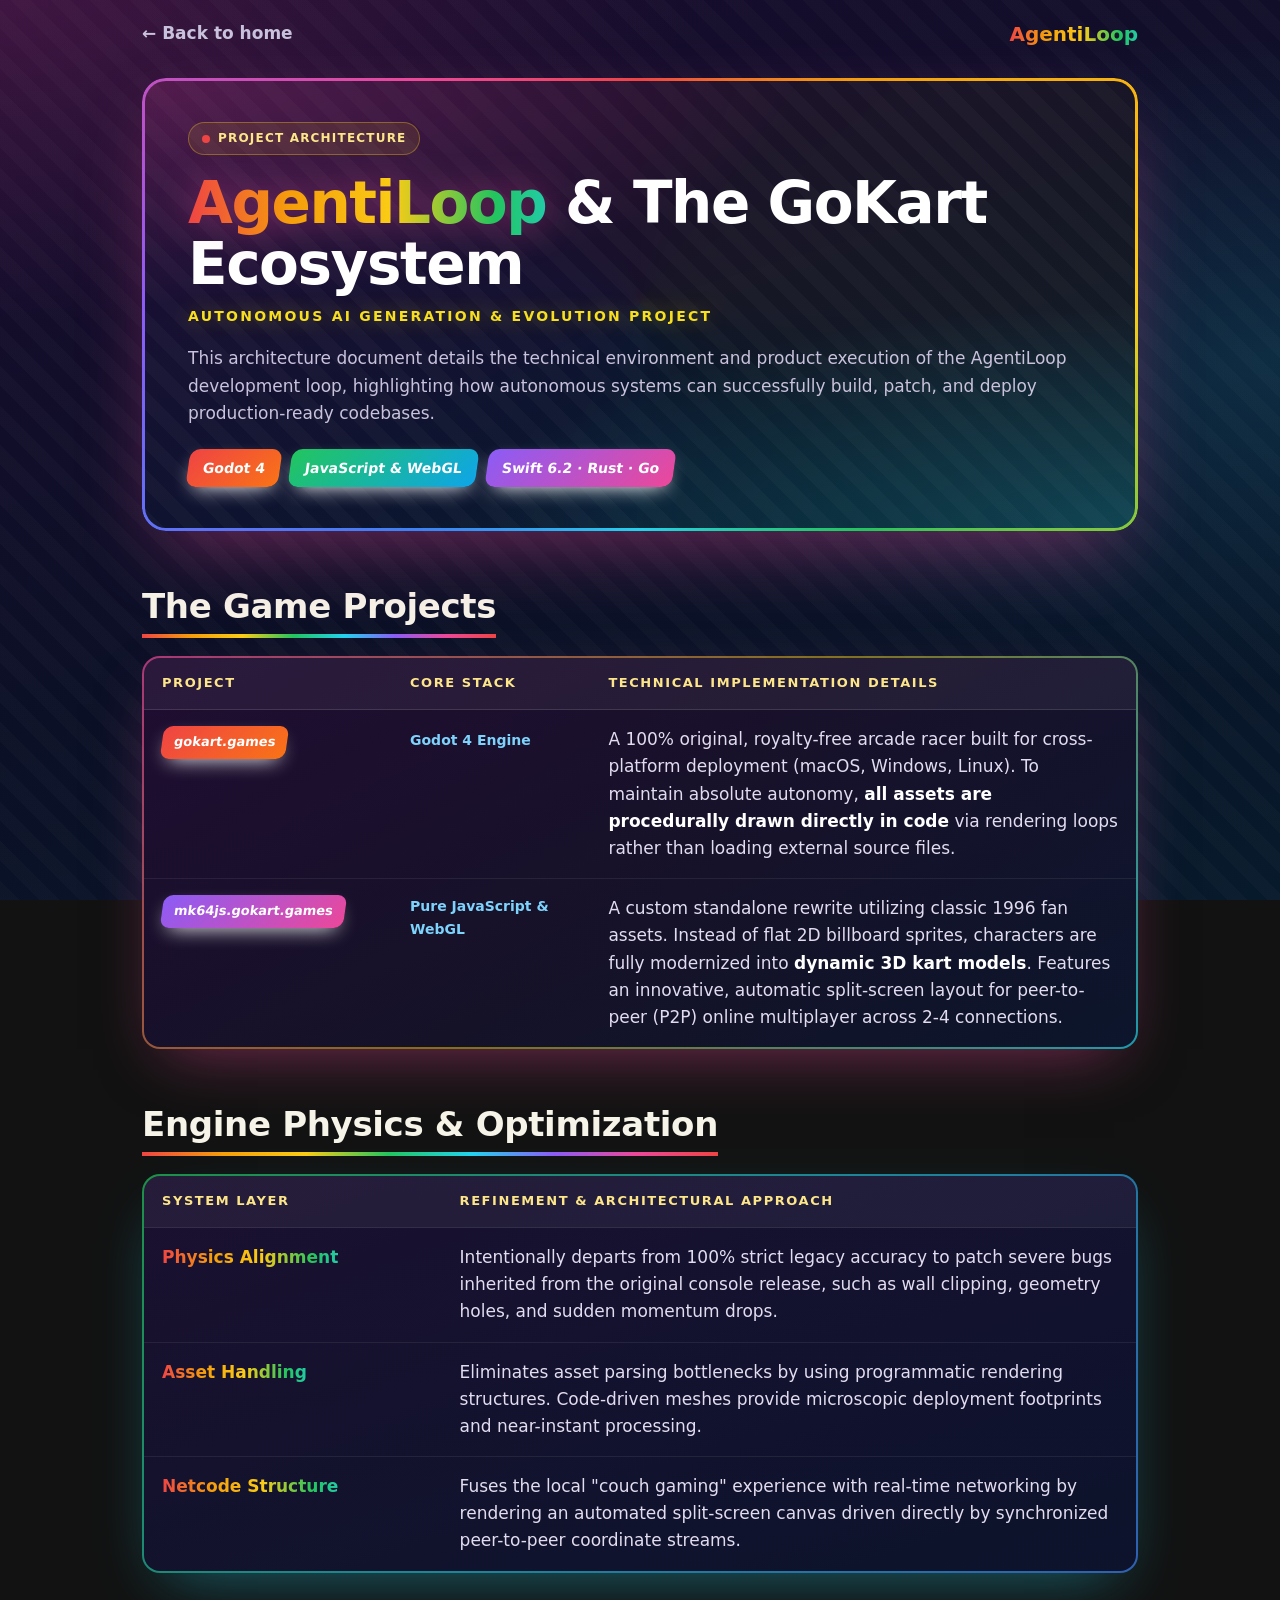
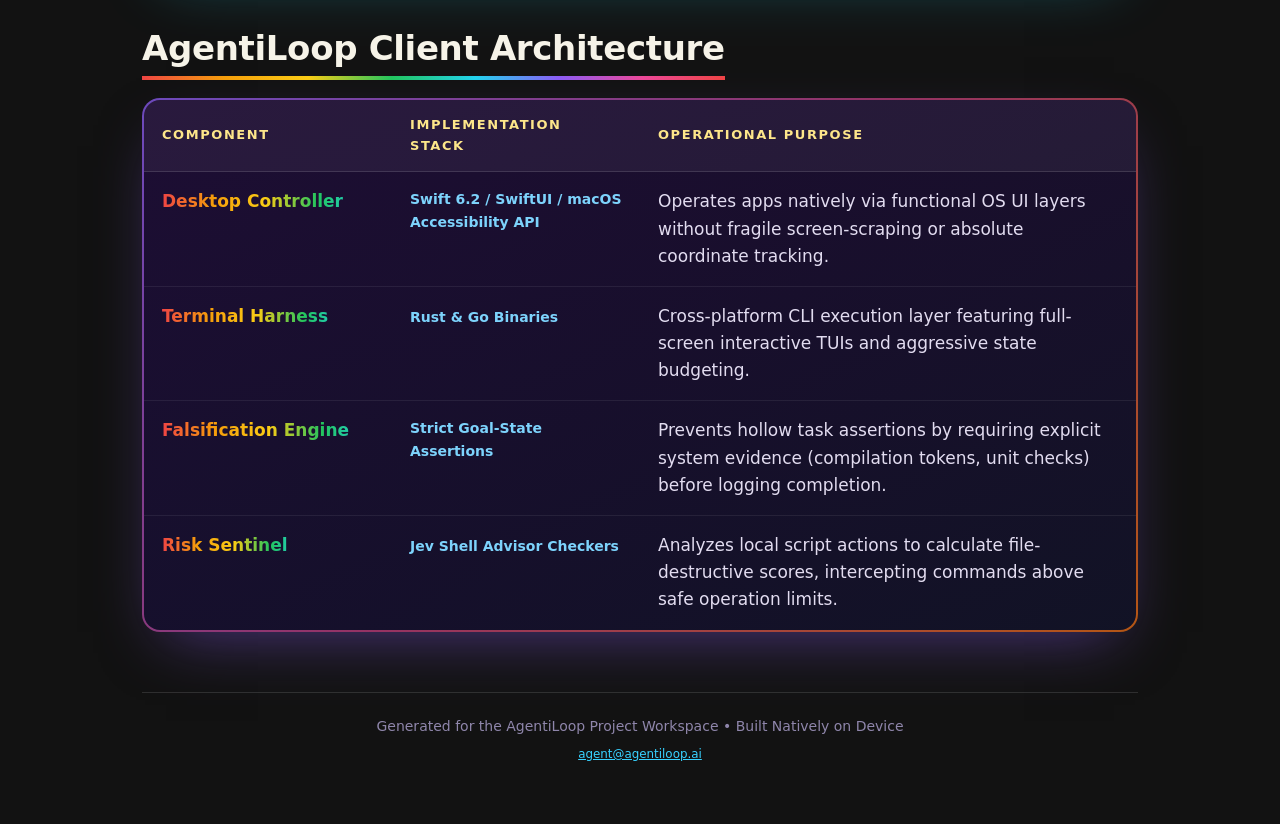
<file: website/public/architecture.html>
<!DOCTYPE html>
<html lang="en">
<head>
<meta charset="UTF-8">
<meta name="viewport" content="width=device-width, initial-scale=1">
<meta name="color-scheme" content="dark">
<title>AgentiLoop &amp; The GoKart Ecosystem: Project Architecture</title>
<meta name="description" content="How the AgentiLoop development loop built GoKart (Godot 4) and MarioKart64JS (JavaScript &amp; WebGL): the game projects, engine physics and the AgentiLoop client architecture.">
<meta name="author" content="AgentiLoop">
<meta name="robots" content="index, follow">
<meta name="theme-color" content="#1a0b2e">
<meta property="og:title" content="AgentiLoop &amp; The GoKart Ecosystem">
<meta property="og:description" content="Autonomous AI generation &amp; evolution project: GoKart, MarioKart64JS and the AgentiLoop client architecture.">
<meta property="og:type" content="article">
<meta property="og:url" content="https://gokart.games/architecture">
<link rel="icon" type="image/svg+xml" href="/favicon.svg">
<link rel="canonical" href="https://gokart.games/architecture">
<style>
:root{--ink:#f6f3e8;--mut:#c9c2dc;--line:rgba(255,255,255,.12);--rb:linear-gradient(90deg,#ef4444,#f59e0b,#facc15,#22c55e,#22d3ee,#8b5cf6,#ec4899,#ef4444)}
*{box-sizing:border-box}
body{margin:0;color:var(--ink);font:17px/1.6 ui-rounded,"SF Pro Rounded",system-ui,-apple-system,"Segoe UI",Roboto,sans-serif;background:radial-gradient(90% 60% at 0% 0%,rgba(236,72,153,.18),transparent 60%),radial-gradient(90% 60% at 100% 40%,rgba(34,211,238,.14),transparent 60%),repeating-linear-gradient(45deg,rgba(255,255,255,.018) 0 14px,transparent 14px 28px),linear-gradient(160deg,#1a0b2e,#0b1026 55%,#071a2b);background-attachment:fixed;min-height:100vh}
a{color:#38d2ff}
.top{display:flex;justify-content:space-between;align-items:center;gap:12px;max-width:1040px;margin:0 auto;padding:18px 22px}
.back{color:var(--mut);text-decoration:none;font-weight:700}
.back:hover{color:#fff}
.brand{font-weight:900;font-size:20px;background:var(--rb);background-size:200% auto;-webkit-background-clip:text;background-clip:text;color:transparent;animation:shine 4s linear infinite;text-decoration:none}
.wrap{max-width:1040px;margin:0 auto;padding:10px 22px 60px}
@property --ang{syntax:"<angle>";initial-value:0deg;inherits:false}
.card{position:relative;padding:44px 46px;border-radius:24px;overflow:hidden;isolation:isolate;box-shadow:0 30px 80px -20px rgba(236,72,153,.45),0 0 0 1px rgba(255,255,255,.06) inset}
.card::before{content:"";position:absolute;inset:0;z-index:-2;border-radius:inherit;background:conic-gradient(from var(--ang),#ef4444,#f59e0b,#facc15,#22c55e,#22d3ee,#3b82f6,#8b5cf6,#ec4899,#ef4444);animation:spin 6s linear infinite}
.card::after{content:"";position:absolute;inset:3px;z-index:-1;border-radius:21px;background:radial-gradient(120% 90% at 0% 0%,rgba(236,72,153,.25),transparent 55%),radial-gradient(120% 90% at 100% 100%,rgba(34,211,238,.2),transparent 55%),repeating-linear-gradient(45deg,rgba(255,255,255,.025) 0 14px,transparent 14px 28px),linear-gradient(160deg,rgba(26,11,46,.96),rgba(11,16,38,.96) 60%,rgba(7,26,43,.96))}
@keyframes spin{to{--ang:360deg}}
@keyframes shine{to{background-position:200% center}}
@keyframes lights{0%{background:#ef4444}33%{background:#facc15}66%{background:#22c55e}}
.tag{display:inline-flex;align-items:center;gap:8px;font-size:12px;font-weight:800;letter-spacing:.1em;text-transform:uppercase;color:#fde68a;background:rgba(250,204,21,.1);border:1px solid rgba(250,204,21,.35);padding:6px 13px;border-radius:999px}
.dot{width:8px;height:8px;border-radius:50%;background:#ef4444;animation:lights 1.8s steps(1) infinite}
h1{font-size:clamp(34px,5.4vw,58px);line-height:1.05;letter-spacing:-.025em;margin:18px 0 10px;font-weight:900;color:#fff}
.rainbow{background:var(--rb);background-size:200% auto;-webkit-background-clip:text;background-clip:text;color:transparent;animation:shine 4s linear infinite;filter:drop-shadow(0 0 18px rgba(236,72,153,.45))}
.subtitle{margin:0 0 18px;font-weight:800;text-transform:uppercase;letter-spacing:.16em;font-size:14px;color:#f7df1e;text-shadow:0 0 22px rgba(247,223,30,.45)}
p{color:var(--mut);margin:0 0 22px}
.chips{display:flex;flex-wrap:wrap;gap:10px}
.chip{font-size:14px;font-weight:800;padding:8px 15px;border-radius:10px;color:#fff;transform:skewX(-8deg);box-shadow:0 8px 20px -8px currentColor}
.a{background:linear-gradient(135deg,#ef4444,#f97316)}
.b{background:linear-gradient(135deg,#22c55e,#0ea5e9)}
.c{background:linear-gradient(135deg,#8b5cf6,#ec4899)}
h2{font-size:clamp(24px,3.4vw,34px);line-height:1.15;margin:56px 0 18px;letter-spacing:-.01em;display:inline-block;padding-bottom:8px;border-bottom:4px solid transparent;border-image:var(--rb) 1}
.tbl{border-radius:18px;padding:2px;background:linear-gradient(135deg,rgba(236,72,153,.7),rgba(250,204,21,.5),rgba(34,211,238,.7));box-shadow:0 24px 60px -24px rgba(236,72,153,.5)}
.s2 .tbl{background:linear-gradient(135deg,rgba(34,197,94,.7),rgba(34,211,238,.6),rgba(59,130,246,.7));box-shadow:0 24px 60px -24px rgba(34,211,238,.45)}
.s3 .tbl{background:linear-gradient(135deg,rgba(139,92,246,.75),rgba(236,72,153,.6),rgba(249,115,22,.7));box-shadow:0 24px 60px -24px rgba(139,92,246,.5)}
table{width:100%;border-collapse:collapse;border-radius:16px;overflow:hidden;background:linear-gradient(160deg,rgba(26,11,46,.96),rgba(11,16,38,.96))}
th{text-align:left;padding:15px 18px;font-size:13px;font-weight:800;text-transform:uppercase;letter-spacing:.12em;color:#fde68a;background:rgba(255,255,255,.05);border-bottom:1px solid var(--line)}
td{padding:16px 18px;vertical-align:top;color:#e2dcf0;border-bottom:1px solid rgba(255,255,255,.07)}
tr:last-child td{border-bottom:0}
tbody tr{transition:background .2s}
tbody tr:hover{background:linear-gradient(90deg,rgba(236,72,153,.14),rgba(34,211,238,.08))}
td strong{color:#fff}
td:first-child strong{background:var(--rb);background-size:200% auto;-webkit-background-clip:text;background-clip:text;color:transparent}
.badge{display:inline-block;font-size:13px;font-weight:800;padding:6px 12px;border-radius:9px;color:#fff;transform:skewX(-8deg);white-space:nowrap;text-decoration:none;box-shadow:0 8px 20px -8px currentColor}
.badge:hover{filter:brightness(1.15)}
.stack{display:inline-block;font-size:14px;font-weight:700;color:#7dd3fc}
footer{margin-top:60px;padding-top:22px;text-align:center;font-size:14px;color:#8f86ab;border-top:1px solid var(--line)}
@media(max-width:720px){.card{padding:30px 22px}thead{display:none}table,tbody,tr,td{display:block;width:100%}tr{padding:12px 0;border-bottom:1px solid rgba(255,255,255,.1)}td{border:0;padding:6px 18px}td[data-l]::before{content:attr(data-l);display:block;font-size:11px;font-weight:800;letter-spacing:.12em;text-transform:uppercase;color:#fde68a}}
@media(prefers-reduced-motion:reduce){.card::before,.rainbow,.dot,.brand,td:first-child strong{animation:none}}
</style>
</head>
<body>
<header class="top">
  <a class="back" href="/">&larr; Back to home</a>
  <a class="brand" href="https://agentiloop.ai">AgentiLoop</a>
</header>

<main class="wrap">
  <section class="card">
    <span class="tag"><span class="dot"></span>Project Architecture</span>
    <h1><span class="rainbow">AgentiLoop</span> &amp; The GoKart Ecosystem</h1>
    <p class="subtitle">Autonomous AI Generation &amp; Evolution Project</p>
    <p>This architecture document details the technical environment and product execution of the AgentiLoop development loop, highlighting how autonomous systems can successfully build, patch, and deploy production-ready codebases.</p>
    <div class="chips">
      <span class="chip a">Godot 4</span>
      <span class="chip b">JavaScript &amp; WebGL</span>
      <span class="chip c">Swift 6.2 &middot; Rust &middot; Go</span>
    </div>
  </section>

  <section class="s1">
    <h2>The Game Projects</h2>
    <div class="tbl"><table>
      <thead><tr><th style="width:25%">Project</th><th style="width:20%">Core Stack</th><th style="width:55%">Technical Implementation Details</th></tr></thead>
      <tbody>
        <tr>
          <td data-l="Project"><a class="badge a" href="https://gokart.games/">gokart.games</a></td>
          <td data-l="Core Stack"><span class="stack">Godot 4 Engine</span></td>
          <td data-l="Details">A 100% original, royalty-free arcade racer built for cross-platform deployment (macOS, Windows, Linux). To maintain absolute autonomy, <strong>all assets are procedurally drawn directly in code</strong> via rendering loops rather than loading external source files.</td>
        </tr>
        <tr>
          <td data-l="Project"><a class="badge c" href="https://mk64js.gokart.games/">mk64js.gokart.games</a></td>
          <td data-l="Core Stack"><span class="stack">Pure JavaScript &amp; WebGL</span></td>
          <td data-l="Details">A custom standalone rewrite utilizing classic 1996 fan assets. Instead of flat 2D billboard sprites, characters are fully modernized into <strong>dynamic 3D kart models</strong>. Features an innovative, automatic split-screen layout for peer-to-peer (P2P) online multiplayer across 2-4 connections.</td>
        </tr>
      </tbody>
    </table></div>
  </section>

  <section class="s2">
    <h2>Engine Physics &amp; Optimization</h2>
    <div class="tbl"><table>
      <thead><tr><th style="width:30%">System Layer</th><th style="width:70%">Refinement &amp; Architectural Approach</th></tr></thead>
      <tbody>
        <tr><td data-l="System Layer"><strong>Physics Alignment</strong></td><td data-l="Approach">Intentionally departs from 100% strict legacy accuracy to patch severe bugs inherited from the original console release, such as wall clipping, geometry holes, and sudden momentum drops.</td></tr>
        <tr><td data-l="System Layer"><strong>Asset Handling</strong></td><td data-l="Approach">Eliminates asset parsing bottlenecks by using programmatic rendering structures. Code-driven meshes provide microscopic deployment footprints and near-instant processing.</td></tr>
        <tr><td data-l="System Layer"><strong>Netcode Structure</strong></td><td data-l="Approach">Fuses the local "couch gaming" experience with real-time networking by rendering an automated split-screen canvas driven directly by synchronized peer-to-peer coordinate streams.</td></tr>
      </tbody>
    </table></div>
  </section>

  <section class="s3">
    <h2>AgentiLoop Client Architecture</h2>
    <div class="tbl"><table>
      <thead><tr><th style="width:25%">Component</th><th style="width:25%">Implementation Stack</th><th style="width:50%">Operational Purpose</th></tr></thead>
      <tbody>
        <tr><td data-l="Component"><strong>Desktop Controller</strong></td><td data-l="Stack"><span class="stack">Swift 6.2 / SwiftUI / macOS Accessibility API</span></td><td data-l="Purpose">Operates apps natively via functional OS UI layers without fragile screen-scraping or absolute coordinate tracking.</td></tr>
        <tr><td data-l="Component"><strong>Terminal Harness</strong></td><td data-l="Stack"><span class="stack">Rust &amp; Go Binaries</span></td><td data-l="Purpose">Cross-platform CLI execution layer featuring full-screen interactive TUIs and aggressive state budgeting.</td></tr>
        <tr><td data-l="Component"><strong>Falsification Engine</strong></td><td data-l="Stack"><span class="stack">Strict Goal-State Assertions</span></td><td data-l="Purpose">Prevents hollow task assertions by requiring explicit system evidence (compilation tokens, unit checks) before logging completion.</td></tr>
        <tr><td data-l="Component"><strong>Risk Sentinel</strong></td><td data-l="Stack"><span class="stack">Jev Shell Advisor Checkers</span></td><td data-l="Purpose">Analyzes local script actions to calculate file-destructive scores, intercepting commands above safe operation limits.</td></tr>
      </tbody>
    </table></div>
  </section>

  <footer>Generated for the AgentiLoop Project Workspace &bull; Built Natively on Device<div class="agentiloop-backlink" style="margin-top:8px;font-size:.85em"><a href="mailto:agent@agentiloop.ai">agent@agentiloop.ai</a></div>
</footer>
</main>
</body>
</html>
</file>
